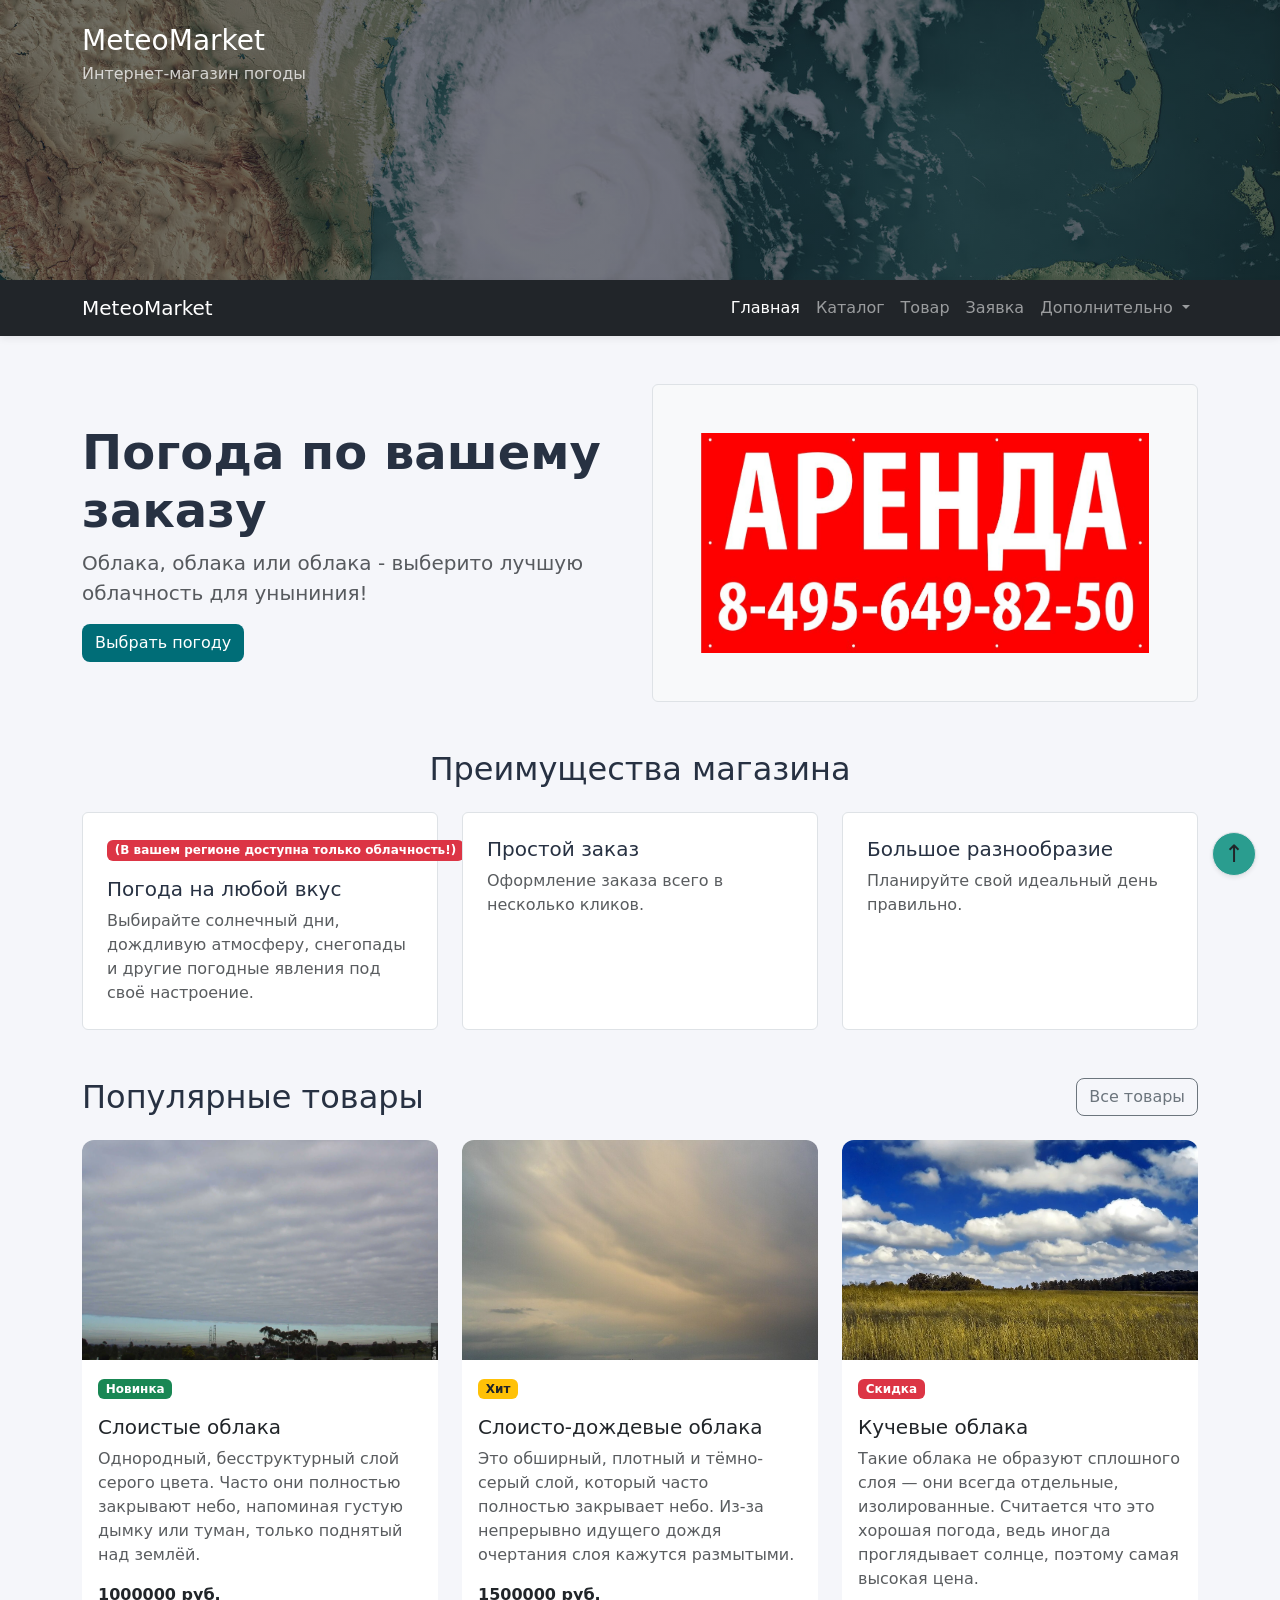
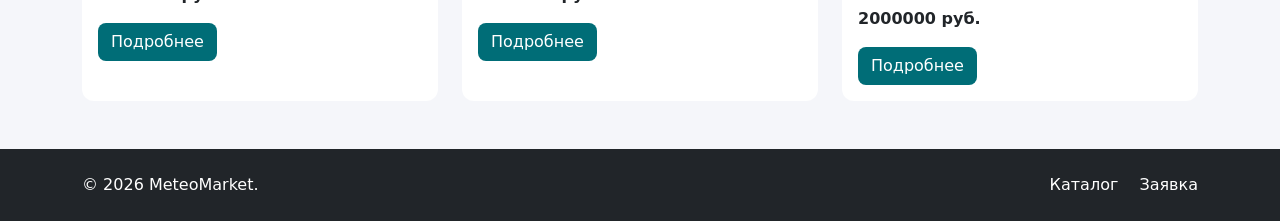
<file: index.html>
<!DOCTYPE html>
<html lang="ru">
<head>
  <meta charset="UTF-8">
  <meta name="viewport" content="width=device-width, initial-scale=1.0">
  <title>Главная — MeteoMarket</title>
  <link rel="stylesheet" href="vendor/bootstrap/css/bootstrap.min.css">
  <link rel="stylesheet" href="css/custom.css">
</head>

<body>
    <header class="bg-primary text-white py-4">
    <div class="container">
        <div class="row align-items-center">
            <div class="col-12 col-md-8">
                <h1 class="h3 mb-1">MeteoMarket</h1>
                <p class="mb-0 opacity-75">
                Интернет-магазин погоды
                </p>
            </div>
        </div>
    </div>
    </header>

    <nav class="navbar navbar-expand-lg navbar-dark bg-dark">
    <div class="container">
        <a class="navbar-brand" href="index.html">MeteoMarket</a>

        <button
        class="navbar-toggler"
        type="button"
        data-bs-toggle="collapse"
        data-bs-target="#mainNavbar"
        aria-controls="mainNavbar"
        aria-expanded="false"
        aria-label="Переключить навигацию"
        >
        <span class="navbar-toggler-icon"></span>
        </button>

        <div class="collapse navbar-collapse" id="mainNavbar">
        <ul class="navbar-nav ms-auto">
            <li class="nav-item">
            <a class="nav-link active" aria-current="page" href="index.html">Главная</a>
            </li>

            <li class="nav-item">
            <a class="nav-link" href="catalog.html">Каталог</a>
            </li>

            <li class="nav-item">
            <a class="nav-link" href="product.html">Товар</a>
            </li>

            <li class="nav-item">
            <a class="nav-link" href="order.html">Заявка</a>
            </li>

            <li class="nav-item dropdown">
            <a
                class="nav-link dropdown-toggle"
                href="#"
                role="button"
                data-bs-toggle="dropdown"
                aria-expanded="false"
            >
                Дополнительно
            </a>
            <ul class="dropdown-menu">
                <li><a class="dropdown-item" href="catalog.html">Все товары</a></li>
                <li><a class="dropdown-item" href="order.html">Оформить заявку</a></li>
                <li><a class="dropdown-item" href="index.html#popular">Популярное</a></li>
            </ul>
            </li>
        </ul>
        </div>
    </div>
    </nav>

    <main>
    <section class="container my-5">
        <div class="row align-items-center g-4">
        <div class="col-12 col-lg-6">
            <h2 class="display-5 fw-bold">
            Погода по вашему заказу
            </h2>
            <p class="lead text-muted">
            Облака, облака или облака -
            выберито лучшую облачность для уныниния!
            </p>
            <a class="btn text-white"
                style="--bs-btn-bg: #006D77; --bs-btn-hover-bg: #00565E;
                 --bs-btn-hover-color: white;"
                href="catalog.html">
                Выбрать погоду
            </a>
        </div>

        <div class="col-12 col-lg-6">
            <div class="p-5 bg-light border rounded text-center">
            <p class="mb-0 text-muted">
                <img src="images/p5.jpg"
                class="card-img-top"
                alt="Название товара">
            </p>
            </div>
        </div>
        </div>
    </section>

    <section class="container my-5">
    <h2 class="text-center mb-4">Преимущества магазина</h2>

    <div class="row g-4">
        <div class="col-12 col-md-4">
        <div class="p-4 border rounded h-100 bg-white">
            <span class="badge bg-danger mb-3">(В вашем регионе доступна только облачность!)</span>
            <h3 class="h5">Погода на любой вкус</h3>
            <p class="mb-0 text-muted">
            Выбирайте солнечный дни, дождливую атмосферу, снегопады и другие
            погодные явления под своё настроение.
            </p>
        </div>
        </div>

        <div class="col-12 col-md-4">
        <div class="p-4 border rounded h-100 bg-white">
            <h3 class="h5">Простой заказ</h3>
            <p class="mb-0 text-muted">
            Оформление заказа всего в несколько кликов.
            </p>
        </div>
        </div>

        <div class="col-12 col-md-4">
        <div class="p-4 border rounded h-100 bg-white">
            <h3 class="h5">Большое разнообразие</h3>
            <p class="mb-0 text-muted">
            Планируйте свой идеальный день правильно.
            </p>
        </div>
        </div>
    </div>
    </section>

    <section class="container my-5">
    <div class="d-flex justify-content-between align-items-center mb-4">
        <h2 class="mb-0">Популярные товары</h2>
        <a class="btn btn-outline-secondary" href="catalog.html">
        Все товары
        </a>
    </div>

    <div class="row g-4">
        
        <div class="col-12 col-md-6 col-lg-4">
        <div class="card h-100">
            <img src="images/p1.jpg"
                class="card-img-top"
                alt="Товар 1">
            <div class="card-body">
            <span class="badge bg-success mb-3">Новинка</span>
            <h3 class="h5">Слоистые облака</h3>
            <p class="text-muted">
                Однородный, бесструктурный слой серого цвета. 
                Часто они полностью закрывают небо, напоминая густую дымку или туман, только поднятый над землёй.
            </p>
            <p class="fw-bold mb-3">1000000 руб.</p>
            <a class="btn text-white"
                style="--bs-btn-bg: #006D77; --bs-btn-hover-bg: #00565E;
                 --bs-btn-hover-color: white;"
                href="product.html">
                Подробнее
            </a>
            </div>
        </div>
        </div>

        <div class="col-12 col-md-6 col-lg-4">
        <div class="card h-100">
            <img src="images/p2.jpg"
                class="card-img-top"
                alt="Товар 2">
            <div class="card-body">
            <span class="badge bg-warning text-dark mb-3">Хит</span>
            <h3 class="h5">Слоисто-дождевые облака</h3>
            <p class="text-muted">
            Это обширный, плотный и тёмно-серый слой, который часто полностью закрывает небо. 
            Из-за непрерывно идущего дождя очертания слоя кажутся размытыми.
            </p>
            <p class="fw-bold mb-3">1500000 руб.</p>
            <a class="btn text-white"
                style="--bs-btn-bg: #006D77; --bs-btn-hover-bg: #00565E;
                 --bs-btn-hover-color: white;"
                href="product.html">
                Подробнее
            </a>
            </div>
        </div>
        </div>

        <div class="col-12 col-md-6 col-lg-4">
        <div class="card h-100">
            <img src="images/p3.jpg"
                class="card-img-top"
                alt="Товар 3">
            <div class="card-body">
            <span class="badge bg-danger mb-3">Скидка</span>
            <h3 class="h5">Кучевые облака</h3>
            <p class="text-muted">
            Такие облака не образуют сплошного слоя — они всегда отдельные, изолированные. 
            Считается что это хорошая погода, ведь иногда проглядывает солнце, поэтому самая высокая цена.
            </p>
            <p class="fw-bold mb-3">2000000 руб.</p>
            <a class="btn text-white"
                style="--bs-btn-bg: #006D77; --bs-btn-hover-bg: #00565E;
                 --bs-btn-hover-color: white;"
                href="product.html">
                Подробнее
            </a>
            </div>
        </div>
        </div>
    </div>
    </section>

    </main>

    <footer class="bg-dark text-white py-4 mt-5">
    <div class="container">
        <div class="row align-items-center g-3">
        <div class="col-12 col-md-6">
            <p class="mb-0">
            &copy; 2026 MeteoMarket.
            </p>
        </div>

        <div class="col-12 col-md-6 text-md-end">
            <a class="text-white text-decoration-none me-3" href="catalog.html">
            Каталог
            </a>
            <a class="text-white text-decoration-none" href="order.html">
            Заявка
            </a>
        </div>
        </div>
    </div>
    </footer>

    <script src="vendor/bootstrap/js/bootstrap.bundle.min.js"></script>

    <button
        id="backToTop"
        class="btn rounded-circle position-fixed bottom-0 end-0 m-4 shadow-sm border d-flex align-items-center justify-content-center"
        style="display: none; width: 44px; height: 44px; z-index: 1000; --bs-btn-bg: #2A9D8F;
         --bs-btn-hover-bg: #21867A; --bs-btn-hover-color: white;"
        aria-label="Наверх"
        title="Наверх">
        <span class="fs-4 lh-1">↑</span>
    </button>

    <script>
    const button = document.getElementById('backToTop');

    window.addEventListener('scroll', () => {
        button.classList.toggle('visible', window.scrollY > 300);
    });

    button.addEventListener('click', () => {
        window.scrollTo({
        top: 0,
        behavior: 'smooth'
        });
    });
    </script>

</body>
</html>
</file>
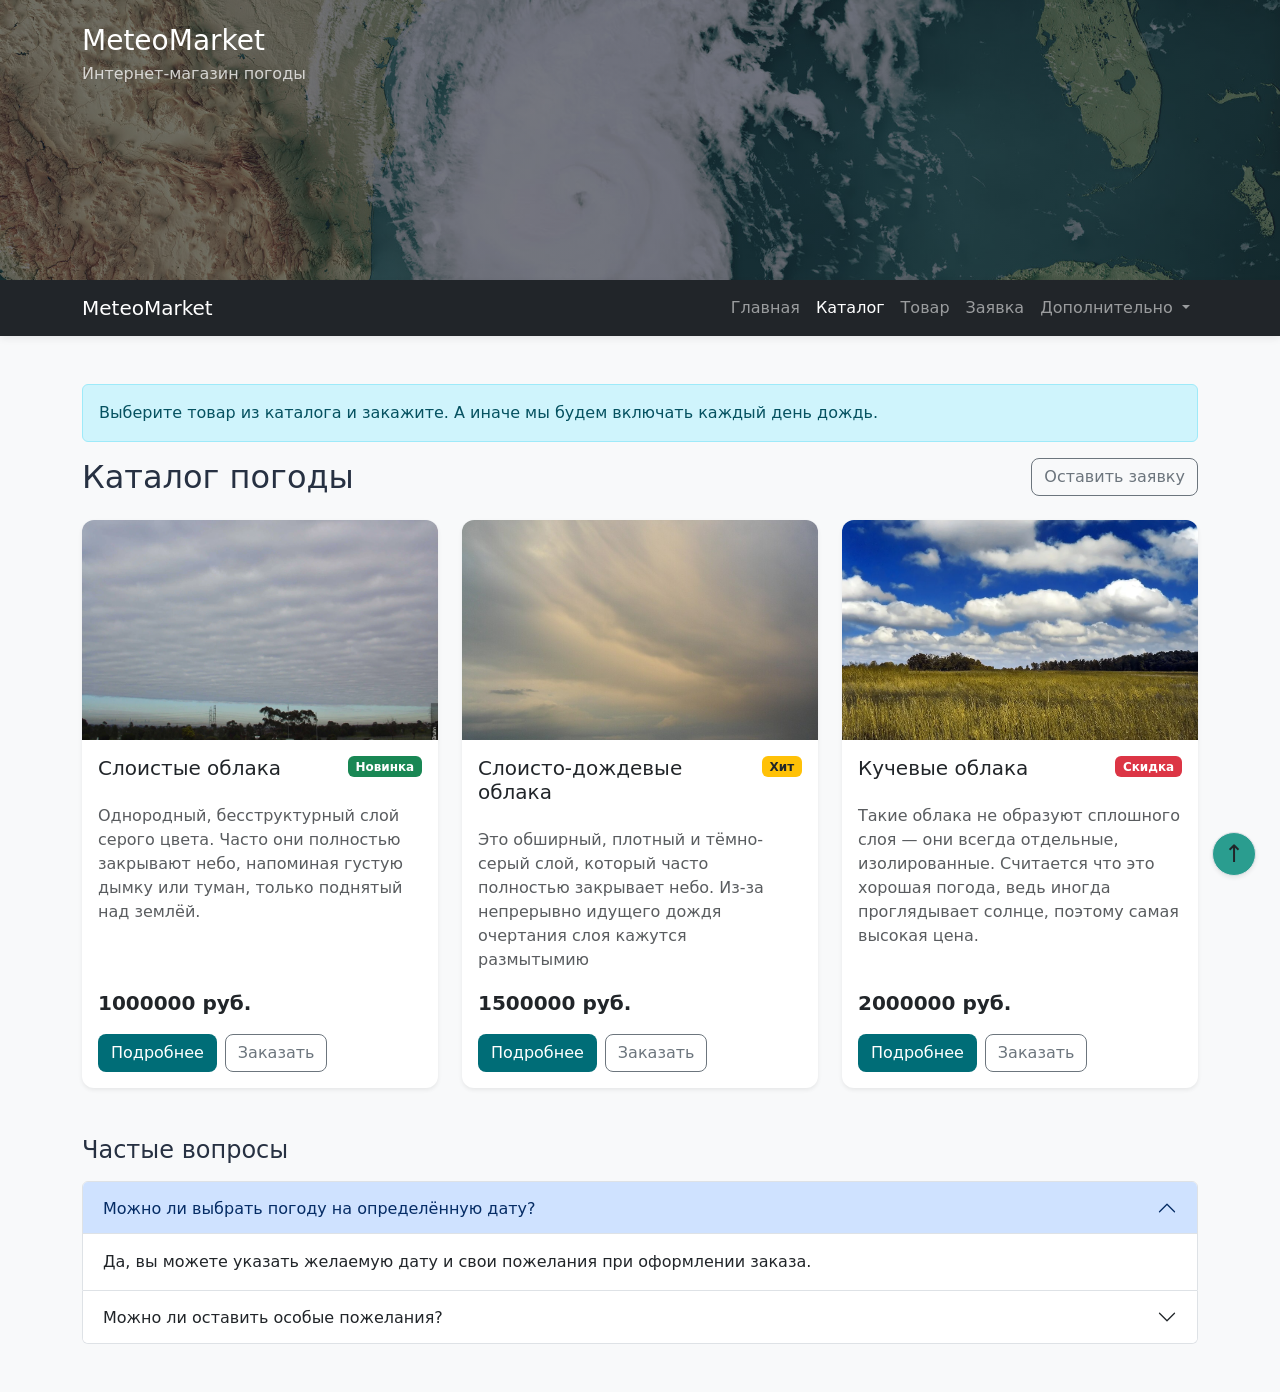
<file: catalog.html>
<!DOCTYPE html>
<html lang="ru">
<head>
  <meta charset="UTF-8">
  <meta name="viewport" content="width=device-width, initial-scale=1.0">
  <title>Каталог — MeteoMarket</title>
  <link rel="stylesheet" href="vendor/bootstrap/css/bootstrap.min.css">
  <link rel="stylesheet" href="css/custom.css">
</head>

<body class="bg-light">
    <header class="bg-primary text-white py-4">
    <div class="container">
        <div class="row align-items-center">
            <div class="col-12 col-md-8">
                <h1 class="h3 mb-1">MeteoMarket</h1>
                <p class="mb-0 opacity-75">
                Интернет-магазин погоды
                </p>
            </div>
        </div>
    </div>
    </header>

    <nav class="navbar navbar-expand-lg navbar-dark bg-dark">
    <div class="container">
        <a class="navbar-brand" href="index.html">MeteoMarket</a>

        <button
        class="navbar-toggler"
        type="button"
        data-bs-toggle="collapse"
        data-bs-target="#mainNavbar"
        aria-controls="mainNavbar"
        aria-expanded="false"
        aria-label="Переключить навигацию"
        >
        <span class="navbar-toggler-icon"></span>
        </button>

        <div class="collapse navbar-collapse" id="mainNavbar">
        <ul class="navbar-nav ms-auto">
            <li class="nav-item">
            <a class="nav-link" href="index.html">Главная</a>
            </li>

            <li class="nav-item">
            <a class="nav-link active" aria-current="page" href="catalog.html">Каталог</a>
            </li>

            <li class="nav-item">
            <a class="nav-link" href="product.html">Товар</a>
            </li>

            <li class="nav-item">
            <a class="nav-link" href="order.html">Заявка</a>
            </li>

            <li class="nav-item dropdown">
            <a
                class="nav-link dropdown-toggle"
                href="#"
                role="button"
                data-bs-toggle="dropdown"
                aria-expanded="false"
            >
                Дополнительно
            </a>
            <ul class="dropdown-menu">
                <li><a class="dropdown-item" href="catalog.html">Все товары</a></li>
                <li><a class="dropdown-item" href="order.html">Оформить заявку</a></li>
                <li><a class="dropdown-item" href="index.html#popular">Популярное</a></li>
            </ul>
            </li>
        </ul>
        </div>
    </div>
    </nav>

    <main class="container my-5">
    <div class="alert alert-info" role="alert">
      Выберите товар из каталога и закажите. А иначе мы будем включать каждый день дождь.
    </div>

    <div class="d-flex justify-content-between align-items-center mb-4">
      <h1 class="h2 mb-0">Каталог погоды</h1>
      <a class="btn btn-outline-secondary" href="order.html">
        Оставить заявку
      </a>
    </div>

    <div class="row g-4">
      <div class="col-12 col-md-6 col-lg-4">
        <div class="card h-100 shadow-sm">
            <img src="images/p1.jpg"
                class="card-img-top"
                alt="Товар 1">
            <div class="card-body d-flex flex-column">
            <div class="d-flex justify-content-between align-items-start mb-3">
                <h2 class="card-title h5">Слоистые облака</h2>
                <span class="badge bg-success">Новинка</span>
            </div>

            <p class="card-text text-muted">
                Однородный, бесструктурный слой серого цвета. 
                Часто они полностью закрывают небо, напоминая густую дымку или туман, только поднятый над землёй.
            </p>

            <p class="fw-bold fs-5 mt-auto">1000000 руб.</p>

            <div class="d-flex gap-2">
                <a class="btn text-white"
                    style="--bs-btn-bg: #006D77; --bs-btn-hover-bg: #00565E;
                    --bs-btn-hover-color: white;"
                    href="product.html">
                    Подробнее
                </a>
                <button
                class="btn btn-outline-secondary"
                type="button"
                data-bs-toggle="modal"
                data-bs-target="#orderModal"
                >
                Заказать
                </button>
            </div>
            </div>
        </div>
        </div>

        <div class="col-12 col-md-6 col-lg-4">
        <div class="card h-100 shadow-sm">
            <img src="images/p2.jpg"
                class="card-img-top"
                alt="Товар 2">
            <div class="card-body d-flex flex-column">
            <div class="d-flex justify-content-between align-items-start mb-3">
                <h2 class="card-title h5">Слоисто-дождевые облака</h2>
                <span class="badge bg-warning text-dark">Хит</span>
            </div>

            <p class="card-text text-muted">
                Это обширный, плотный и тёмно-серый слой, который часто полностью закрывает небо. 
                Из-за непрерывно идущего дождя очертания слоя кажутся размытымию
            </p>

            <p class="fw-bold fs-5 mt-auto">1500000 руб.</p>

            <div class="d-flex gap-2">
                <a class="btn text-white"
                    style="--bs-btn-bg: #006D77; --bs-btn-hover-bg: #00565E;
                    --bs-btn-hover-color: white;"
                    href="product.html">
                    Подробнее
                </a>
                <button
                class="btn btn-outline-secondary"
                type="button"
                data-bs-toggle="modal"
                data-bs-target="#orderModal"
                >
                Заказать
                </button>
            </div>
            </div>
        </div>
        </div>

        <div class="col-12 col-md-6 col-lg-4">
        <div class="card h-100 shadow-sm">
            <img src="images/p3.jpg"
                class="card-img-top"
                alt="Товар 3">
            <div class="card-body d-flex flex-column">
            <div class="d-flex justify-content-between align-items-start mb-3">
                <h2 class="card-title h5">Кучевые облака</h2>
                <span class="badge bg-danger">Скидка</span>
            </div>

            <p class="card-text text-muted">
                Такие облака не образуют сплошного слоя — они всегда отдельные, изолированные. 
                Считается что это хорошая погода, ведь иногда проглядывает солнце, поэтому самая высокая цена.
            </p>

            <p class="fw-bold fs-5 mt-auto">2000000 руб.</p>

            <div class="d-flex gap-2">
                <a class="btn text-white"
                    style="--bs-btn-bg: #006D77; --bs-btn-hover-bg: #00565E;
                    --bs-btn-hover-color: white;"
                    href="product.html">
                    Подробнее
                </a>
                <button
                class="btn btn-outline-secondary"
                type="button"
                data-bs-toggle="modal"
                data-bs-target="#orderModal"
                >
                Заказать
                </button>
            </div>
            </div>
        </div>
        </div>
    </div>
  </main>

  <section class="container my-5">
    <h2 class="h4 mb-3">Частые вопросы</h2>

    <div class="accordion" id="faqAccordion">
        <div class="accordion-item">
        <h3 class="accordion-header">
            <button
            class="accordion-button"
            type="button"
            data-bs-toggle="collapse"
            data-bs-target="#faqOne"
            aria-expanded="true"
            aria-controls="faqOne"
            >
            Можно ли выбрать погоду на определённую дату?
            </button>
        </h3>
        <div
            id="faqOne"
            class="accordion-collapse collapse show"
            data-bs-parent="#faqAccordion"
        >
            <div class="accordion-body">
            Да, вы можете указать желаемую дату и свои пожелания при оформлении заказа.
            </div>
        </div>
        </div>

        <div class="accordion-item">
        <h3 class="accordion-header">
            <button
            class="accordion-button collapsed"
            type="button"
            data-bs-toggle="collapse"
            data-bs-target="#faqTwo"
            aria-expanded="false"
            aria-controls="faqTwo"
            >
            Можно ли оставить особые пожелания?
            </button>
        </h3>
        <div
            id="faqTwo"
            class="accordion-collapse collapse"
            data-bs-parent="#faqAccordion"
        >
            <div class="accordion-body">
            Да, укажите свои пожелания в поле комментария при оформлении заказа, после будет необходимо
            доплатить 90% от заказа, мы сделаем всё наоборот.
            </div>
        </div>
        </div>
    </div>
    </section>

  <div
    class="modal fade"
    id="orderModal"
    tabindex="-1"
    aria-labelledby="orderModalLabel"
    aria-hidden="true"
    >
    <div class="modal-dialog">
        <div class="modal-content">
        <div class="modal-header">
            <h2 class="modal-title h5" id="orderModalLabel">
            Быстрая заявка
            </h2>
            <button
            type="button"
            class="btn-close"
            data-bs-dismiss="modal"
            aria-label="Закрыть"
            ></button>
        </div>

        <div class="modal-body">
            <p class="text-muted">
            Оставьте контактные данные, и менеджер свяжется с вами.
            </p>

            <form>
            <div class="mb-3">
                <label for="modal-name" class="form-label">Имя</label>
                <input id="modal-name" type="text" class="form-control" required>
            </div>

            <div class="mb-3">
                <label for="modal-phone" class="form-label">Телефон</label>
                <input id="modal-phone" type="tel" class="form-control" required>
            </div>

            <div class="form-check mb-3">
                <input id="modal-agree" class="form-check-input" type="checkbox" required>
                <label class="form-check-label" for="modal-agree">
                Согласен на обработку данных
                </label>
            </div>
            </form>
        </div>

        <div class="modal-footer">
            <form>
            <button type="button" class="btn btn-outline-secondary" data-bs-dismiss="modal">
            Закрыть
            </button>
            <button class="btn text-white"
                style="--bs-btn-bg: #006D77; --bs-btn-hover-bg: #00565E;
                --bs-btn-hover-color: white;">
                Отправить
            </button>
            </form>
        </div>
        </div>
    </div>
    </div>

  <script src="vendor/bootstrap/js/bootstrap.bundle.min.js"></script>

  <button
        id="backToTop"
        class="btn rounded-circle position-fixed bottom-0 end-0 m-4 shadow-sm border d-flex align-items-center justify-content-center"
        style="display: none; width: 44px; height: 44px; z-index: 1000; --bs-btn-bg: #2A9D8F;
         --bs-btn-hover-bg: #21867A; --bs-btn-hover-color: white;"
        aria-label="Наверх"
        title="Наверх">
        <span class="fs-4 lh-1">↑</span>
    </button>

    <script>
    const button = document.getElementById('backToTop');

    window.addEventListener('scroll', () => {
        button.classList.toggle('visible', window.scrollY > 300);
    });

    button.addEventListener('click', () => {
        window.scrollTo({
        top: 0,
        behavior: 'smooth'
        });
    });
    </script>

</body>
</html>
</file>
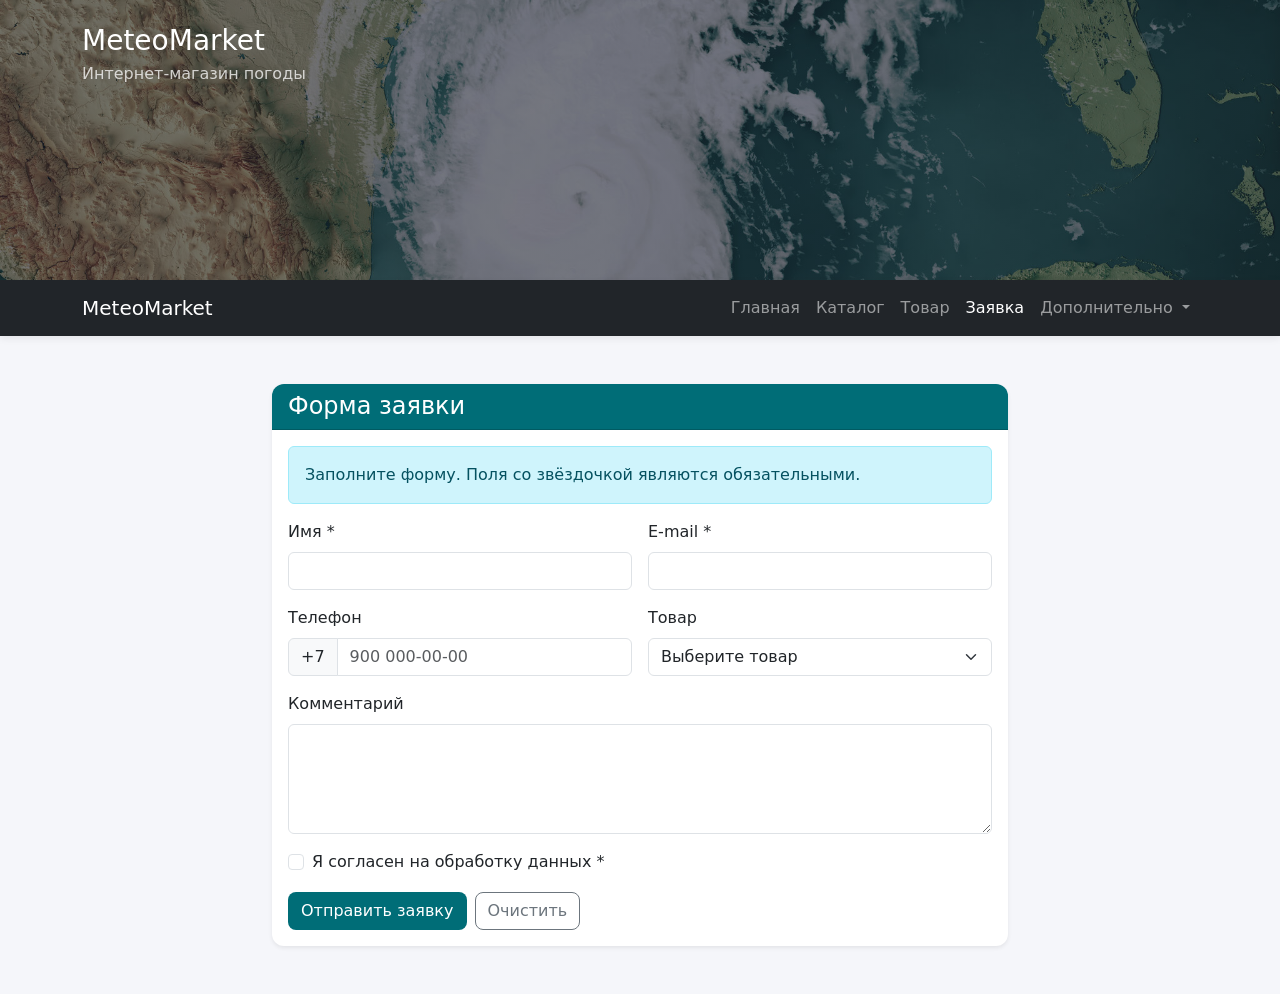
<file: order.html>
<!DOCTYPE html>
<html lang="ru">
<head>
  <meta charset="UTF-8">
  <meta name="viewport" content="width=device-width, initial-scale=1.0">
  <link rel="stylesheet" href="vendor/bootstrap/css/bootstrap.min.css">
  <link rel="stylesheet" href="css/custom.css">
  <title>Заказ — MeteoMarket</title>
</head>

<body>
    <header class="bg-primary text-white py-4">
    <div class="container">
        <div class="row align-items-center">
            <div class="col-12 col-md-8">
                <h1 class="h3 mb-1">MeteoMarket</h1>
                <p class="mb-0 opacity-75">
                Интернет-магазин погоды
                </p>
            </div>
        </div>
    </div>
    </header>
    
    <nav class="navbar navbar-expand-lg navbar-dark bg-dark">
    <div class="container">
        <a class="navbar-brand" href="index.html">MeteoMarket</a>

        <button
        class="navbar-toggler"
        type="button"
        data-bs-toggle="collapse"
        data-bs-target="#mainNavbar"
        aria-controls="mainNavbar"
        aria-expanded="false"
        aria-label="Переключить навигацию"
        >
        <span class="navbar-toggler-icon"></span>
        </button>

        <div class="collapse navbar-collapse" id="mainNavbar">
        <ul class="navbar-nav ms-auto">
            <li class="nav-item">
            <a class="nav-link" href="index.html">Главная</a>
            </li>

            <li class="nav-item">
            <a class="nav-link" href="catalog.html">Каталог</a>
            </li>

            <li class="nav-item">
            <a class="nav-link" href="product.html">Товар</a>
            </li>

            <li class="nav-item">
            <a class="nav-link active" aria-current="page" href="order.html">Заявка</a>
            </li>

            <li class="nav-item dropdown">
            <a
                class="nav-link dropdown-toggle"
                href="#"
                role="button"
                data-bs-toggle="dropdown"
                aria-expanded="false"
            >
                Дополнительно
            </a>
            <ul class="dropdown-menu">
                <li><a class="dropdown-item" href="catalog.html">Все товары</a></li>
                <li><a class="dropdown-item" href="order.html">Оформить заявку</a></li>
                <li><a class="dropdown-item" href="index.html#popular">Популярное</a></li>
            </ul>
            </li>
        </ul>
        </div>
    </div>
    </nav>

    <main class="container my-5">
    <div class="row justify-content-center">
        <div class="col-12 col-lg-8">
        <div class="card shadow-sm">
            <div class="card-header text-white"style="background-color: #006D77;">
            <h1 class="h4 mb-0">Форма заявки</h1>
            </div>

            <div class="card-body">
            <div class="alert alert-info" role="alert">
                Заполните форму. Поля со звёздочкой являются обязательными.
            </div>

            <form>
                <div class="row g-3">
                <div class="col-12 col-md-6">
                    <label for="order-name" class="form-label">Имя *</label>
                    <input id="order-name" name="name" type="text" class="form-control" required>
                </div>

                <div class="col-12 col-md-6">
                    <label for="order-email" class="form-label">E-mail *</label>
                    <input id="order-email" name="email" type="email" class="form-control" required>
                </div>

                <div class="col-12 col-md-6">
                    <label for="order-phone" class="form-label">Телефон</label>
                    <div class="input-group">
                    <span class="input-group-text">+7</span>
                    <input id="order-phone" name="phone" type="tel" class="form-control" placeholder="900 000-00-00">
                    </div>
                </div>

                <div class="col-12 col-md-6">
                    <label for="order-product" class="form-label">Товар</label>
                    <select id="order-product" name="product" class="form-select">
                    <option selected>Выберите товар</option>
                    <option value="product-1">Товар 1</option>
                    <option value="product-2">Товар 2</option>
                    <option value="product-3">Товар 3</option>
                    </select>
                </div>

                <div class="col-12">
                    <label for="order-comment" class="form-label">Комментарий</label>
                    <textarea id="order-comment" name="comment" class="form-control" rows="4"></textarea>
                </div>

                <div class="col-12">
                    <div class="form-check">
                    <input id="order-agree" class="form-check-input" type="checkbox" required>
                    <label class="form-check-label" for="order-agree">
                        Я согласен на обработку данных *
                    </label>
                    </div>
                </div>

                <div class="col-12 d-flex gap-2">
                    <button class="btn text-white"
                        style="--bs-btn-bg: #006D77; --bs-btn-hover-bg: #00565E;
                        --bs-btn-hover-color: white;" type="submit">
                        Отправить заявку
                    </button>

                    <button class="btn btn-outline-secondary" type="reset">
                    Очистить
                    </button>
                </div>
                </div>
            </form>
            </div>
        </div>
        </div>
    </div>
    </main>

    <script src="vendor/bootstrap/js/bootstrap.bundle.min.js"></script>

</body>
</html>
</file>
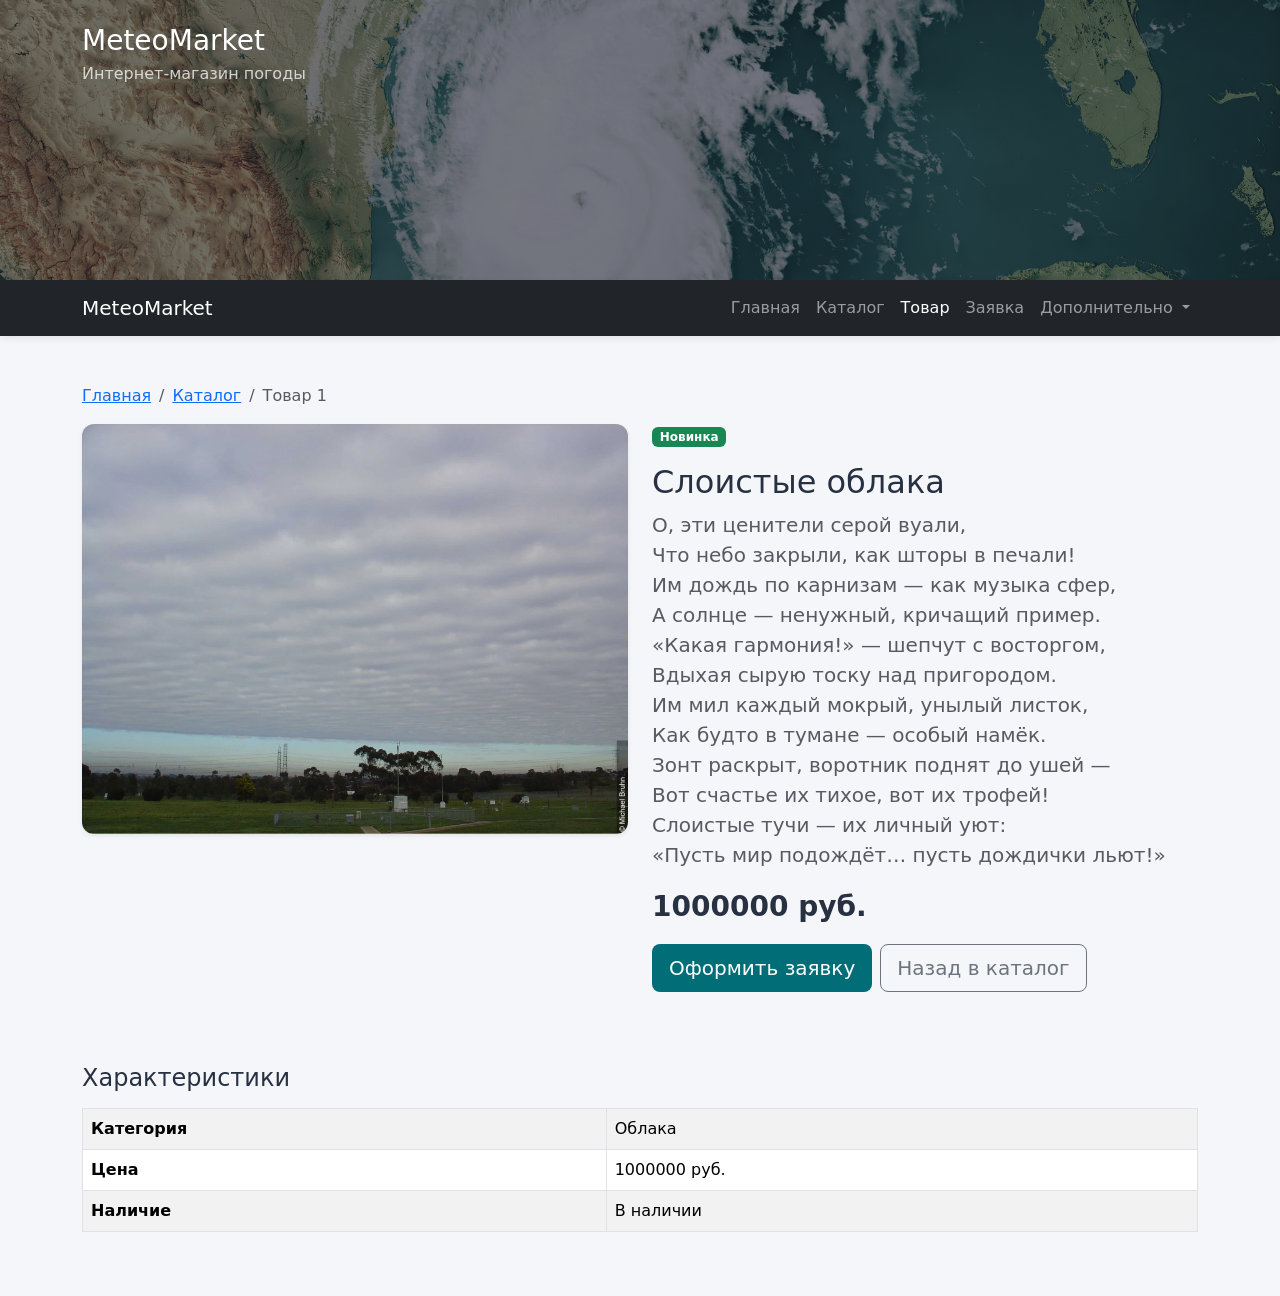
<file: product.html>
<!DOCTYPE html>
<html lang="ru">
<head>
  <meta charset="UTF-8">
  <meta name="viewport" content="width=device-width, initial-scale=1.0">
  <link rel="stylesheet" href="vendor/bootstrap/css/bootstrap.min.css">
  <link rel="stylesheet" href="css/custom.css">
  <title>Товар — MeteoMarket</title>
</head>

<body>
    <header class="bg-primary text-white py-4">
    <div class="container">
        <div class="row align-items-center">
            <div class="col-12 col-md-8">
                <h1 class="h3 mb-1">MeteoMarket</h1>
                <p class="mb-0 opacity-75">
                Интернет-магазин погоды
                </p>
            </div>
        </div>
    </div>
    </header>

    <nav class="navbar navbar-expand-lg navbar-dark bg-dark">
    <div class="container">
        <a class="navbar-brand" href="index.html">MeteoMarket</a>

        <button
        class="navbar-toggler"
        type="button"
        data-bs-toggle="collapse"
        data-bs-target="#mainNavbar"
        aria-controls="mainNavbar"
        aria-expanded="false"
        aria-label="Переключить навигацию"
        >
        <span class="navbar-toggler-icon"></span>
        </button>

        <div class="collapse navbar-collapse" id="mainNavbar">
        <ul class="navbar-nav ms-auto">
            <li class="nav-item">
            <a class="nav-link" href="index.html">Главная</a>
            </li>

            <li class="nav-item">
            <a class="nav-link" href="catalog.html">Каталог</a>
            </li>

            <li class="nav-item">
            <a class="nav-link active" aria-current="page" href="product.html">Товар</a>
            </li>

            <li class="nav-item">
            <a class="nav-link" href="order.html">Заявка</a>
            </li>

            <li class="nav-item dropdown">
            <a
                class="nav-link dropdown-toggle"
                href="#"
                role="button"
                data-bs-toggle="dropdown"
                aria-expanded="false"
            >
                Дополнительно
            </a>
            <ul class="dropdown-menu">
                <li><a class="dropdown-item" href="catalog.html">Все товары</a></li>
                <li><a class="dropdown-item" href="order.html">Оформить заявку</a></li>
                <li><a class="dropdown-item" href="index.html#popular">Популярное</a></li>
            </ul>
            </li>
        </ul>
        </div>
    </div>
    </nav>

    <main class="container my-5">
    <nav aria-label="breadcrumb">
        <ol class="breadcrumb">
        <li class="breadcrumb-item"><a href="index.html">Главная</a></li>
        <li class="breadcrumb-item"><a href="catalog.html">Каталог</a></li>
        <li class="breadcrumb-item active" aria-current="page">Товар 1</li>
        </ol>
    </nav>

    <div class="row g-4">

        <div class="col-12 col-lg-6">
            <div class="card shadow-sm"> 
                <img src="images/p1.jpg"
                    class="img-fluid w-100"
                    alt="Товар 1">
            </div>
        </div>

        <div class="col-12 col-lg-6">
        <span class="badge bg-success mb-3">Новинка</span>
        <h1 class="h2">Слоистые облака</h1>
        <p class="lead text-muted">
            О, эти ценители серой вуали,<br>
            Что небо закрыли, как шторы в печали!<br>
            Им дождь по карнизам — как музыка сфер,<br>
            А солнце — ненужный, кричащий пример.<br>

            «Какая гармония!» — шепчут с восторгом,<br>
            Вдыхая сырую тоску над пригородом.<br>
            Им мил каждый мокрый, унылый листок,<br>
            Как будто в тумане — особый намёк.<br>

            Зонт раскрыт, воротник поднят до ушей —<br>
            Вот счастье их тихое, вот их трофей!<br>
            Слоистые тучи — их личный уют:<br>
            «Пусть мир подождёт… пусть дождички льют!»<br>
        </p>

        <p class="fs-3 fw-bold">1000000 руб.</p>

        <div class="d-flex gap-2 mb-4">
            <a class="btn btn-lg text-white"
                style="--bs-btn-bg: #006D77; --bs-btn-hover-bg: #00565E;
                 --bs-btn-hover-color: white;"
                href="order.html">
                Оформить заявку
            </a>
            <a class="btn btn-outline-secondary btn-lg" href="catalog.html">
            Назад в каталог
            </a>
        </div>
        </div>
    </div>

    <section class="mt-5">
        <h2 class="h4 mb-3">Характеристики</h2>

        <div class="table-responsive">
        <table class="table table-striped table-bordered align-middle">
            <tbody>
            <tr>
                <th scope="row">Категория</th>
                <td>Облака</td>
            </tr>
            <tr>
                <th scope="row">Цена</th>
                <td>1000000 руб.</td>
            </tr>
            <tr>
                <th scope="row">Наличие</th>
                <td>В наличии</td>
            </tr>
            </tbody>
        </table>
        </div>
    </section>
    </main>

    <script src="vendor/bootstrap/js/bootstrap.bundle.min.js"></script>

</body>
</html>
</file>
<file: css/custom.css>
/* Общий фон и шрифт */
body {
  background: #f5f6fa;
  color: #273142;
}

/* Шапка сайта с изображением */
header {
  min-height: 280px;
  padding: 60px 0;
  color: white;
  background:
    linear-gradient(rgba(25, 32, 48, .6), rgba(25, 32, 48, .6)),
    url("../images/p4.jpg") center / cover no-repeat;
}

/* Шапка сайта */
.navbar {
  box-shadow: 0 2px 8px #00000015;
}

/* Карточки товаров */
.card {
  border: 0;
  border-radius: 12px;
  overflow: hidden;
  transition: transform .2s, box-shadow .2s;
}

.card:hover {
  transform: translateY(-4px);
  box-shadow: 0 8px 20px #00000015;
}

/* Картинки внутри карточек */
.card-img-top {
  height: 220px;
  object-fit: cover;
}

/* Кнопки */
.btn {
  border-radius: 8px;
}

/* Нижняя часть сайта */
footer {
  padding: 20px 0;
  margin-top: 40px;
  background: #212529;
  color: white;
}

#backToTop.visible {
  display: block;
}
</file>
